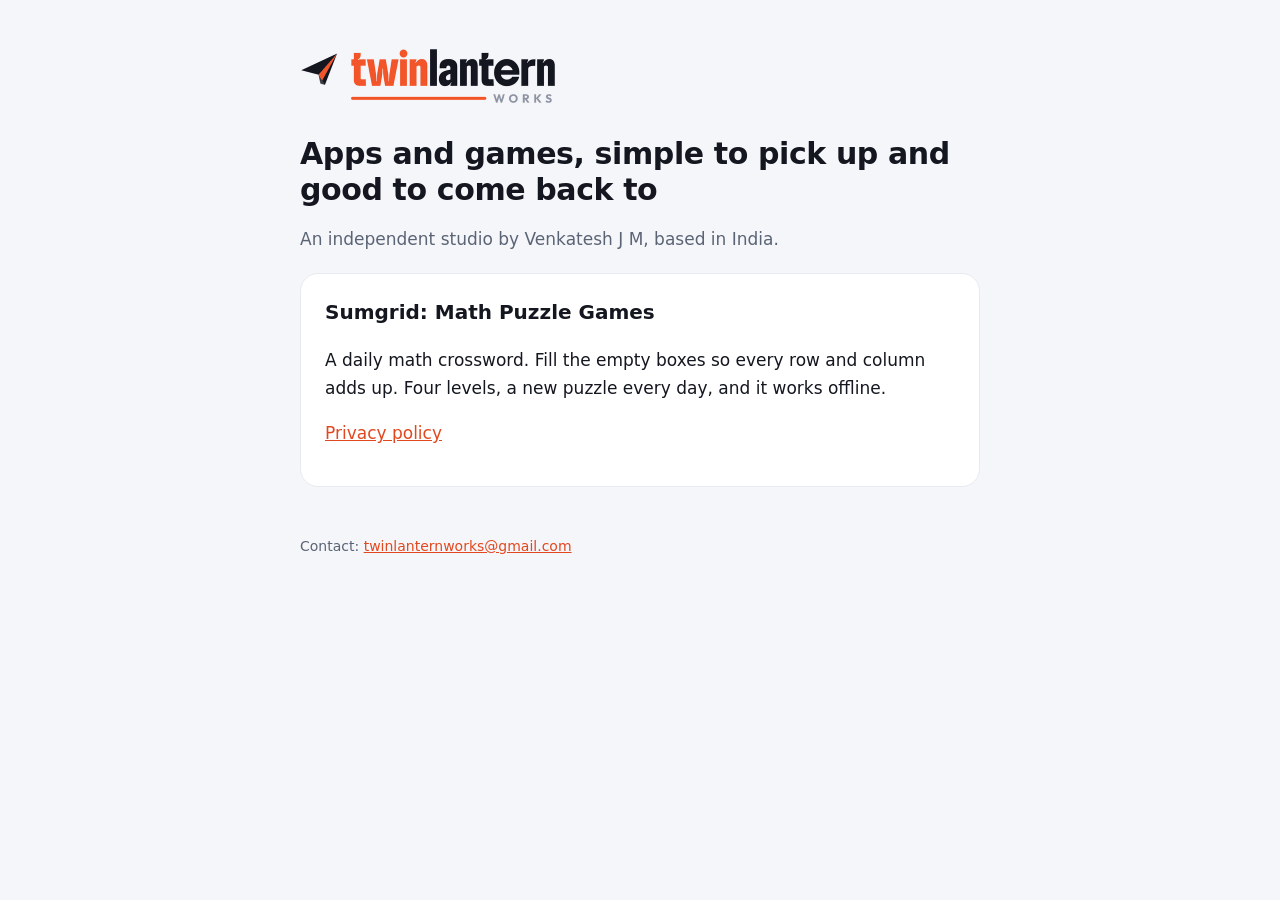
<file: index.html>
<!doctype html>
<html lang="en">
<head>
<meta charset="utf-8">
<meta name="viewport" content="width=device-width, initial-scale=1">
<title>Twin Lantern Works</title>
<meta name="description" content="Twin Lantern Works builds apps and games for Android.">
<link rel="icon" href="favicon.png">
<link rel="apple-touch-icon" href="apple-touch-icon.png">
<link rel="stylesheet" href="style.css">
</head>
<body>
<main>
  <header><a href="./" aria-label="Twin Lantern Works home"><img class="logo" src="logo.png" width="256" height="56" alt="Twin Lantern Works"></a></header>
  <h1>Apps and games, simple to pick up and good to come back to</h1>
  <p class="muted">An independent studio by Venkatesh J M, based in India.</p>

  <div class="card">
    <h2 style="margin-top:0">Sumgrid: Math Puzzle Games</h2>
    <p>A daily math crossword. Fill the empty boxes so every row and column adds up. Four levels, a new puzzle every day, and it works offline.</p>
    <p><a href="sumgrid/privacy.html">Privacy policy</a></p>
  </div>

  <footer>Contact: <a href="mailto:twinlanternworks@gmail.com">twinlanternworks@gmail.com</a></footer>
</main>
</body>
</html>
</file>
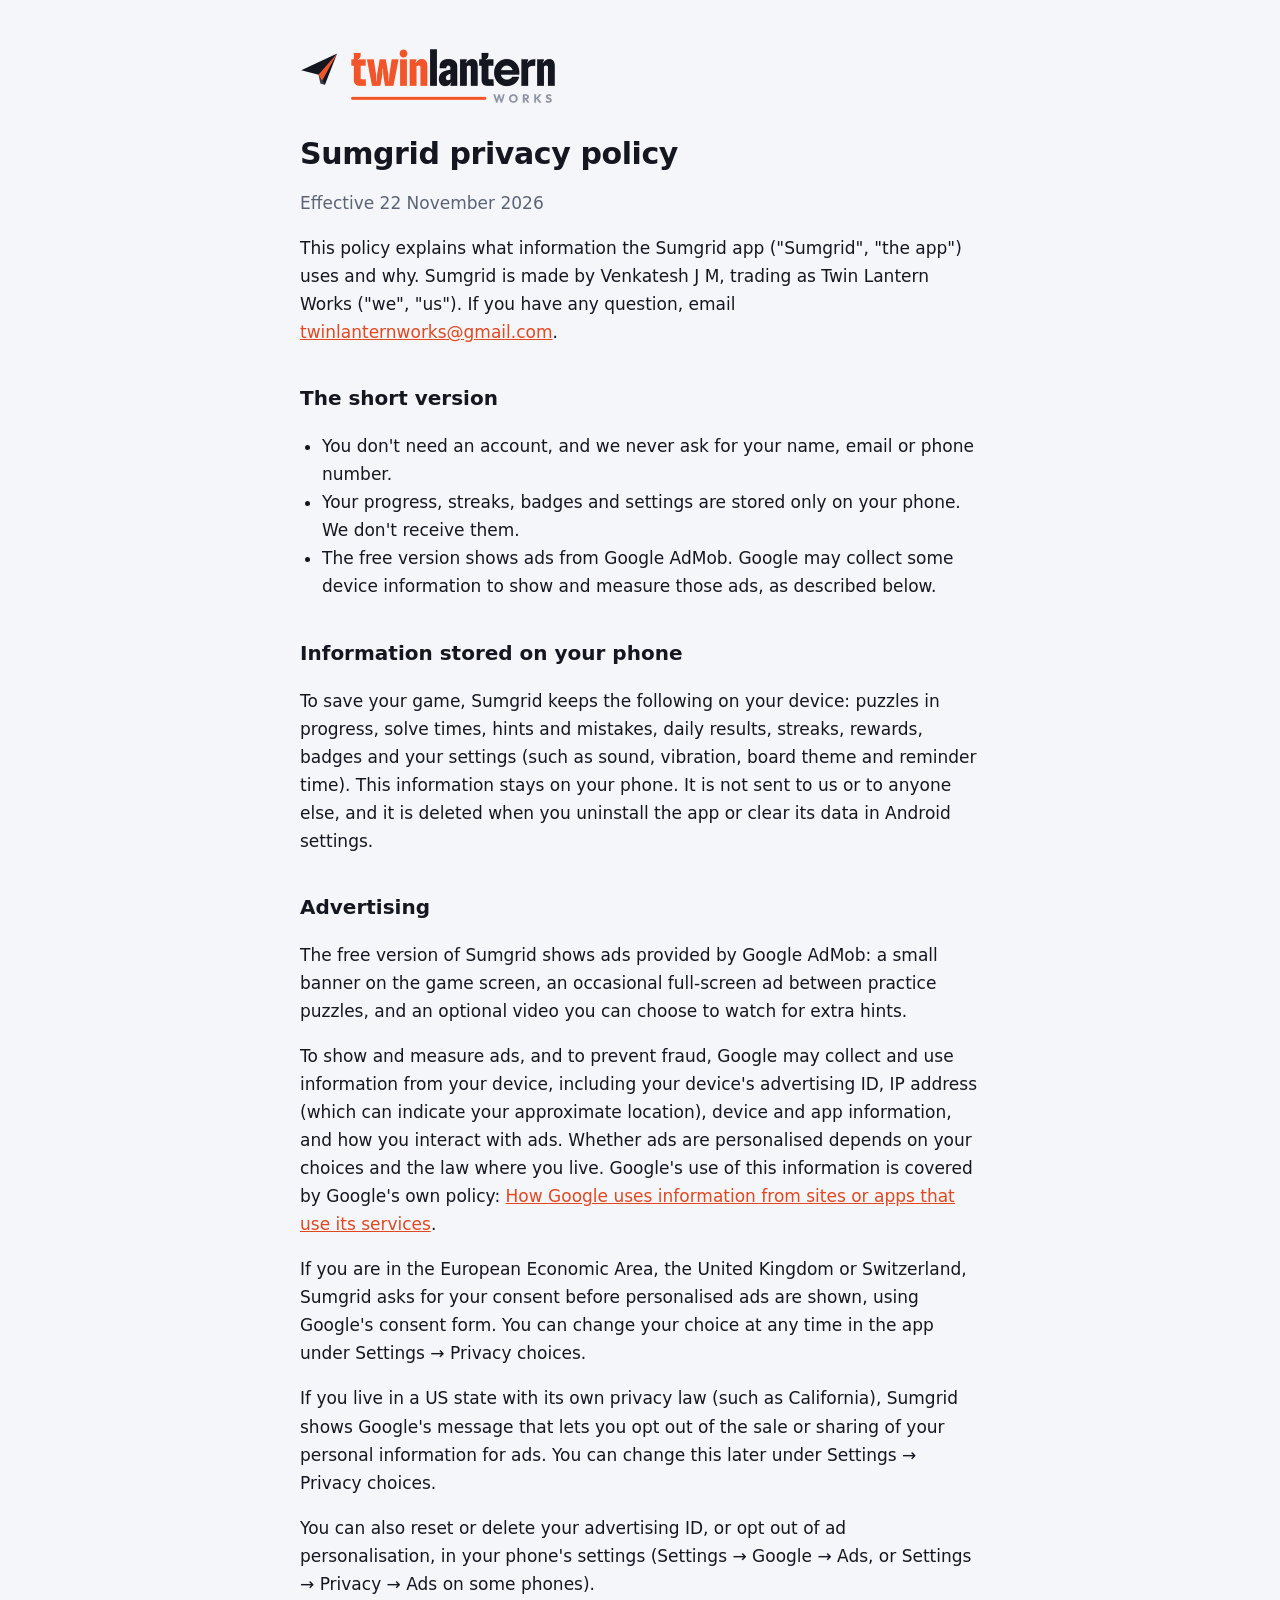
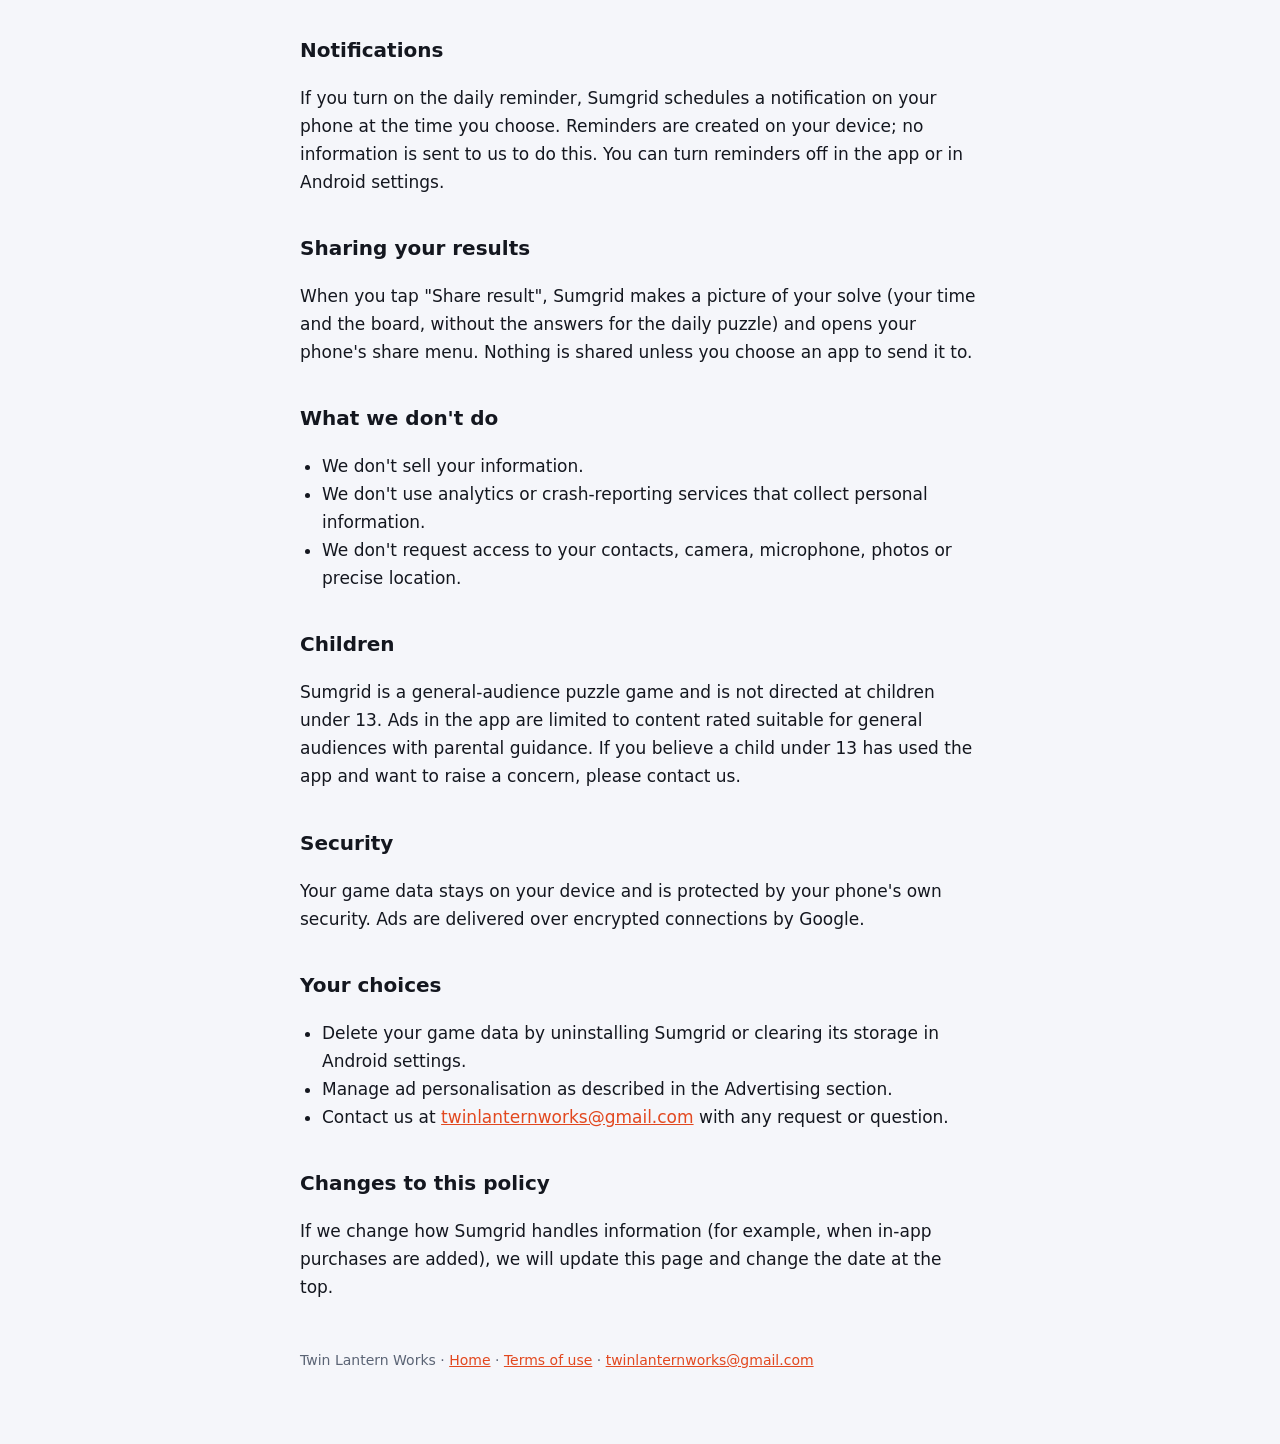
<file: sumgrid/privacy.html>
<!doctype html>
<html lang="en">
<head>
<meta charset="utf-8">
<meta name="viewport" content="width=device-width, initial-scale=1">
<title>Sumgrid privacy policy</title>
<meta name="description" content="How the Sumgrid app handles your information.">
<link rel="icon" href="../favicon.png">
<link rel="apple-touch-icon" href="../apple-touch-icon.png">
<link rel="stylesheet" href="../style.css">
</head>
<body>
<main>
  <header><a href="../" aria-label="Twin Lantern Works home"><img class="logo" src="../logo.png" width="256" height="56" alt="Twin Lantern Works"></a></header>
  <h1>Sumgrid privacy policy</h1>
  <p class="muted">Effective 22 November 2026</p>

  <p>This policy explains what information the Sumgrid app ("Sumgrid", "the app") uses and why. Sumgrid is made by Venkatesh J M, trading as Twin Lantern Works ("we", "us"). If you have any question, email <a href="mailto:twinlanternworks@gmail.com">twinlanternworks@gmail.com</a>.</p>

  <h2>The short version</h2>
  <ul>
    <li>You don't need an account, and we never ask for your name, email or phone number.</li>
    <li>Your progress, streaks, badges and settings are stored only on your phone. We don't receive them.</li>
    <li>The free version shows ads from Google AdMob. Google may collect some device information to show and measure those ads, as described below.</li>
  </ul>

  <h2>Information stored on your phone</h2>
  <p>To save your game, Sumgrid keeps the following on your device: puzzles in progress, solve times, hints and mistakes, daily results, streaks, rewards, badges and your settings (such as sound, vibration, board theme and reminder time). This information stays on your phone. It is not sent to us or to anyone else, and it is deleted when you uninstall the app or clear its data in Android settings.</p>

  <h2>Advertising</h2>
  <p>The free version of Sumgrid shows ads provided by Google AdMob: a small banner on the game screen, an occasional full-screen ad between practice puzzles, and an optional video you can choose to watch for extra hints.</p>
  <p>To show and measure ads, and to prevent fraud, Google may collect and use information from your device, including your device's advertising ID, IP address (which can indicate your approximate location), device and app information, and how you interact with ads. Whether ads are personalised depends on your choices and the law where you live. Google's use of this information is covered by Google's own policy: <a href="https://policies.google.com/technologies/partner-sites">How Google uses information from sites or apps that use its services</a>.</p>
  <p>If you are in the European Economic Area, the United Kingdom or Switzerland, Sumgrid asks for your consent before personalised ads are shown, using Google's consent form. You can change your choice at any time in the app under Settings → Privacy choices.</p>
  <p>If you live in a US state with its own privacy law (such as California), Sumgrid shows Google's message that lets you opt out of the sale or sharing of your personal information for ads. You can change this later under Settings → Privacy choices.</p>
  <p>You can also reset or delete your advertising ID, or opt out of ad personalisation, in your phone's settings (Settings → Google → Ads, or Settings → Privacy → Ads on some phones).</p>

  <h2>Notifications</h2>
  <p>If you turn on the daily reminder, Sumgrid schedules a notification on your phone at the time you choose. Reminders are created on your device; no information is sent to us to do this. You can turn reminders off in the app or in Android settings.</p>

  <h2>Sharing your results</h2>
  <p>When you tap "Share result", Sumgrid makes a picture of your solve (your time and the board, without the answers for the daily puzzle) and opens your phone's share menu. Nothing is shared unless you choose an app to send it to.</p>

  <h2>What we don't do</h2>
  <ul>
    <li>We don't sell your information.</li>
    <li>We don't use analytics or crash-reporting services that collect personal information.</li>
    <li>We don't request access to your contacts, camera, microphone, photos or precise location.</li>
  </ul>

  <h2>Children</h2>
  <p>Sumgrid is a general-audience puzzle game and is not directed at children under 13. Ads in the app are limited to content rated suitable for general audiences with parental guidance. If you believe a child under 13 has used the app and want to raise a concern, please contact us.</p>

  <h2>Security</h2>
  <p>Your game data stays on your device and is protected by your phone's own security. Ads are delivered over encrypted connections by Google.</p>

  <h2>Your choices</h2>
  <ul>
    <li>Delete your game data by uninstalling Sumgrid or clearing its storage in Android settings.</li>
    <li>Manage ad personalisation as described in the Advertising section.</li>
    <li>Contact us at <a href="mailto:twinlanternworks@gmail.com">twinlanternworks@gmail.com</a> with any request or question.</li>
  </ul>

  <h2>Changes to this policy</h2>
  <p>If we change how Sumgrid handles information (for example, when in-app purchases are added), we will update this page and change the date at the top.</p>

  <footer>Twin Lantern Works · <a href="../index.html">Home</a> · <a href="terms.html">Terms of use</a> · <a href="mailto:twinlanternworks@gmail.com">twinlanternworks@gmail.com</a></footer>
</main>
</body>
</html>
</file>
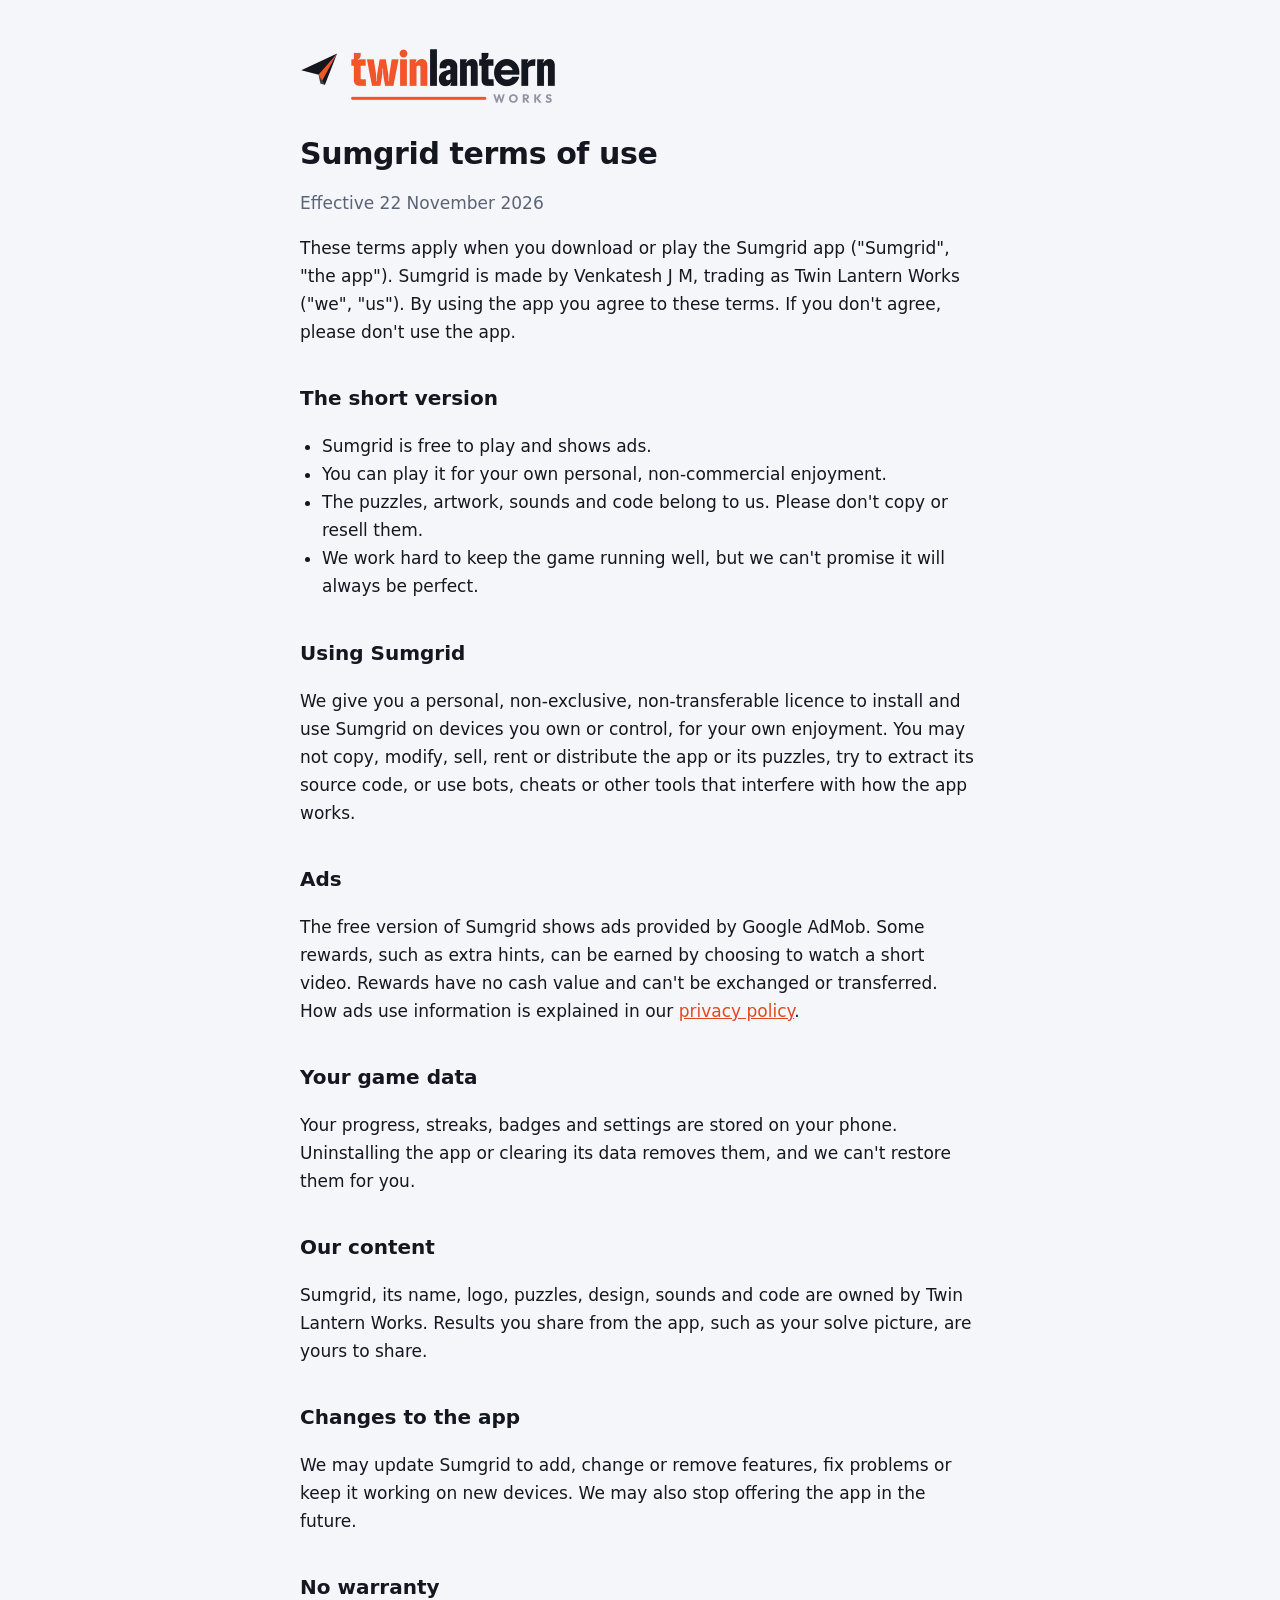
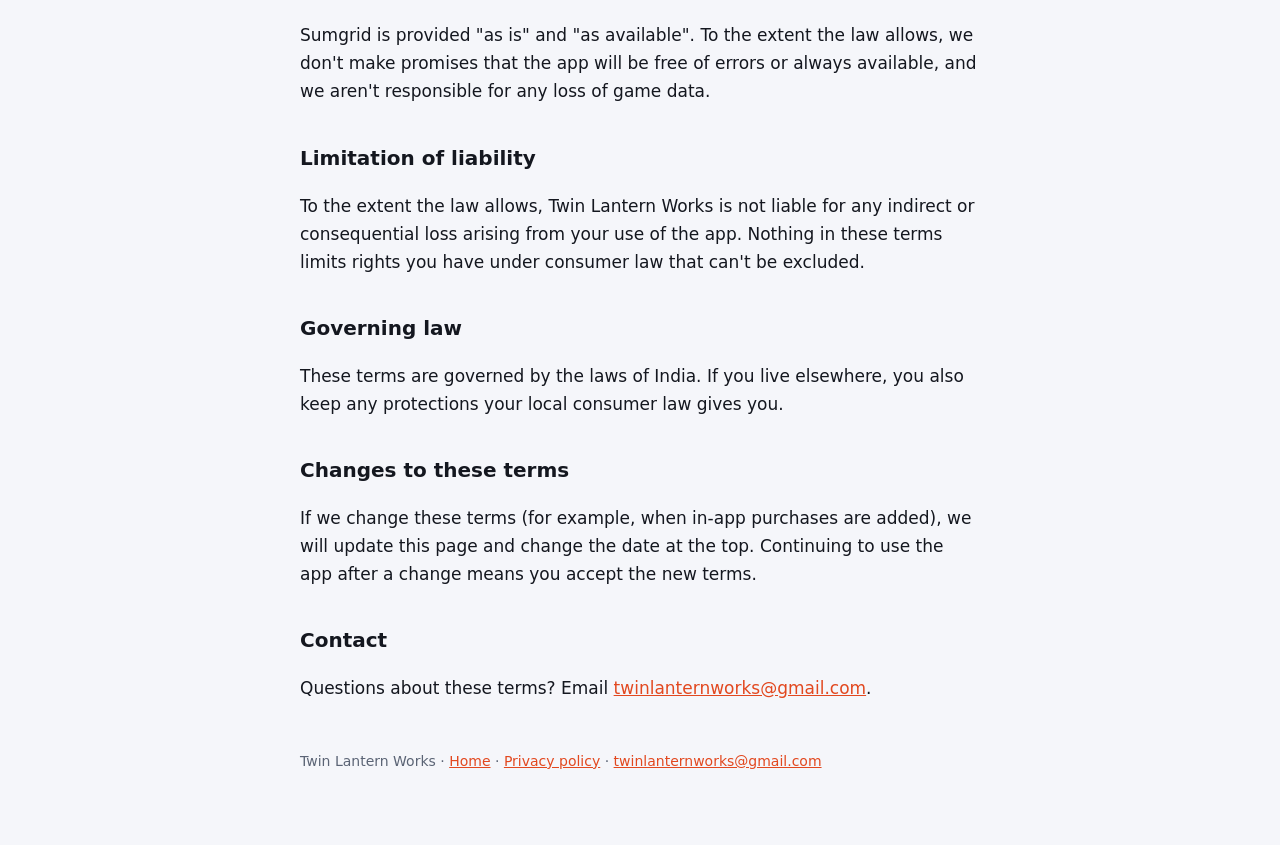
<file: sumgrid/terms.html>
<!doctype html>
<html lang="en">
<head>
<meta charset="utf-8">
<meta name="viewport" content="width=device-width, initial-scale=1">
<title>Sumgrid terms of use</title>
<meta name="description" content="The terms for playing the Sumgrid app.">
<link rel="icon" href="../favicon.png">
<link rel="apple-touch-icon" href="../apple-touch-icon.png">
<link rel="stylesheet" href="../style.css">
</head>
<body>
<main>
  <header><a href="../" aria-label="Twin Lantern Works home"><img class="logo" src="../logo.png" width="256" height="56" alt="Twin Lantern Works"></a></header>
  <h1>Sumgrid terms of use</h1>
  <p class="muted">Effective 22 November 2026</p>

  <p>These terms apply when you download or play the Sumgrid app ("Sumgrid", "the app"). Sumgrid is made by Venkatesh J M, trading as Twin Lantern Works ("we", "us"). By using the app you agree to these terms. If you don't agree, please don't use the app.</p>

  <h2>The short version</h2>
  <ul>
    <li>Sumgrid is free to play and shows ads.</li>
    <li>You can play it for your own personal, non-commercial enjoyment.</li>
    <li>The puzzles, artwork, sounds and code belong to us. Please don't copy or resell them.</li>
    <li>We work hard to keep the game running well, but we can't promise it will always be perfect.</li>
  </ul>

  <h2>Using Sumgrid</h2>
  <p>We give you a personal, non-exclusive, non-transferable licence to install and use Sumgrid on devices you own or control, for your own enjoyment. You may not copy, modify, sell, rent or distribute the app or its puzzles, try to extract its source code, or use bots, cheats or other tools that interfere with how the app works.</p>

  <h2>Ads</h2>
  <p>The free version of Sumgrid shows ads provided by Google AdMob. Some rewards, such as extra hints, can be earned by choosing to watch a short video. Rewards have no cash value and can't be exchanged or transferred. How ads use information is explained in our <a href="privacy.html">privacy policy</a>.</p>

  <h2>Your game data</h2>
  <p>Your progress, streaks, badges and settings are stored on your phone. Uninstalling the app or clearing its data removes them, and we can't restore them for you.</p>

  <h2>Our content</h2>
  <p>Sumgrid, its name, logo, puzzles, design, sounds and code are owned by Twin Lantern Works. Results you share from the app, such as your solve picture, are yours to share.</p>

  <h2>Changes to the app</h2>
  <p>We may update Sumgrid to add, change or remove features, fix problems or keep it working on new devices. We may also stop offering the app in the future.</p>

  <h2>No warranty</h2>
  <p>Sumgrid is provided "as is" and "as available". To the extent the law allows, we don't make promises that the app will be free of errors or always available, and we aren't responsible for any loss of game data.</p>

  <h2>Limitation of liability</h2>
  <p>To the extent the law allows, Twin Lantern Works is not liable for any indirect or consequential loss arising from your use of the app. Nothing in these terms limits rights you have under consumer law that can't be excluded.</p>

  <h2>Governing law</h2>
  <p>These terms are governed by the laws of India. If you live elsewhere, you also keep any protections your local consumer law gives you.</p>

  <h2>Changes to these terms</h2>
  <p>If we change these terms (for example, when in-app purchases are added), we will update this page and change the date at the top. Continuing to use the app after a change means you accept the new terms.</p>

  <h2>Contact</h2>
  <p>Questions about these terms? Email <a href="mailto:twinlanternworks@gmail.com">twinlanternworks@gmail.com</a>.</p>

  <footer>Twin Lantern Works · <a href="../index.html">Home</a> · <a href="privacy.html">Privacy policy</a> · <a href="mailto:twinlanternworks@gmail.com">twinlanternworks@gmail.com</a></footer>
</main>
</body>
</html>
</file>
<file: style.css>
:root { --ink: #14171f; --muted: #5b6475; --line: #e7eaf0; --bg: #f5f6fa; --brand: #e2481f; }
* { box-sizing: border-box; }
body { margin: 0; background: var(--bg); color: var(--ink); font: 17px/1.65 system-ui, -apple-system, "Segoe UI", Roboto, sans-serif; }
main { max-width: 720px; margin: 0 auto; padding: 48px 20px 72px; }
header { display: flex; align-items: center; gap: 14px; margin-bottom: 32px; }
h1 { font-size: 30px; line-height: 1.2; margin: 0 0 8px; letter-spacing: -0.4px; }
h2 { font-size: 20px; margin: 36px 0 8px; }
p, li { color: var(--ink); }
.muted { color: var(--muted); }
a { color: var(--brand); }
.card { background: #fff; border: 1px solid var(--line); border-radius: 18px; padding: 22px 24px; margin-top: 20px; }
ul { padding-left: 22px; }
footer { margin-top: 48px; font-size: 14px; color: var(--muted); }
.logo { display: block; height: 56px; width: auto; max-width: 100%; }
header a { display: inline-block; }
</file>
